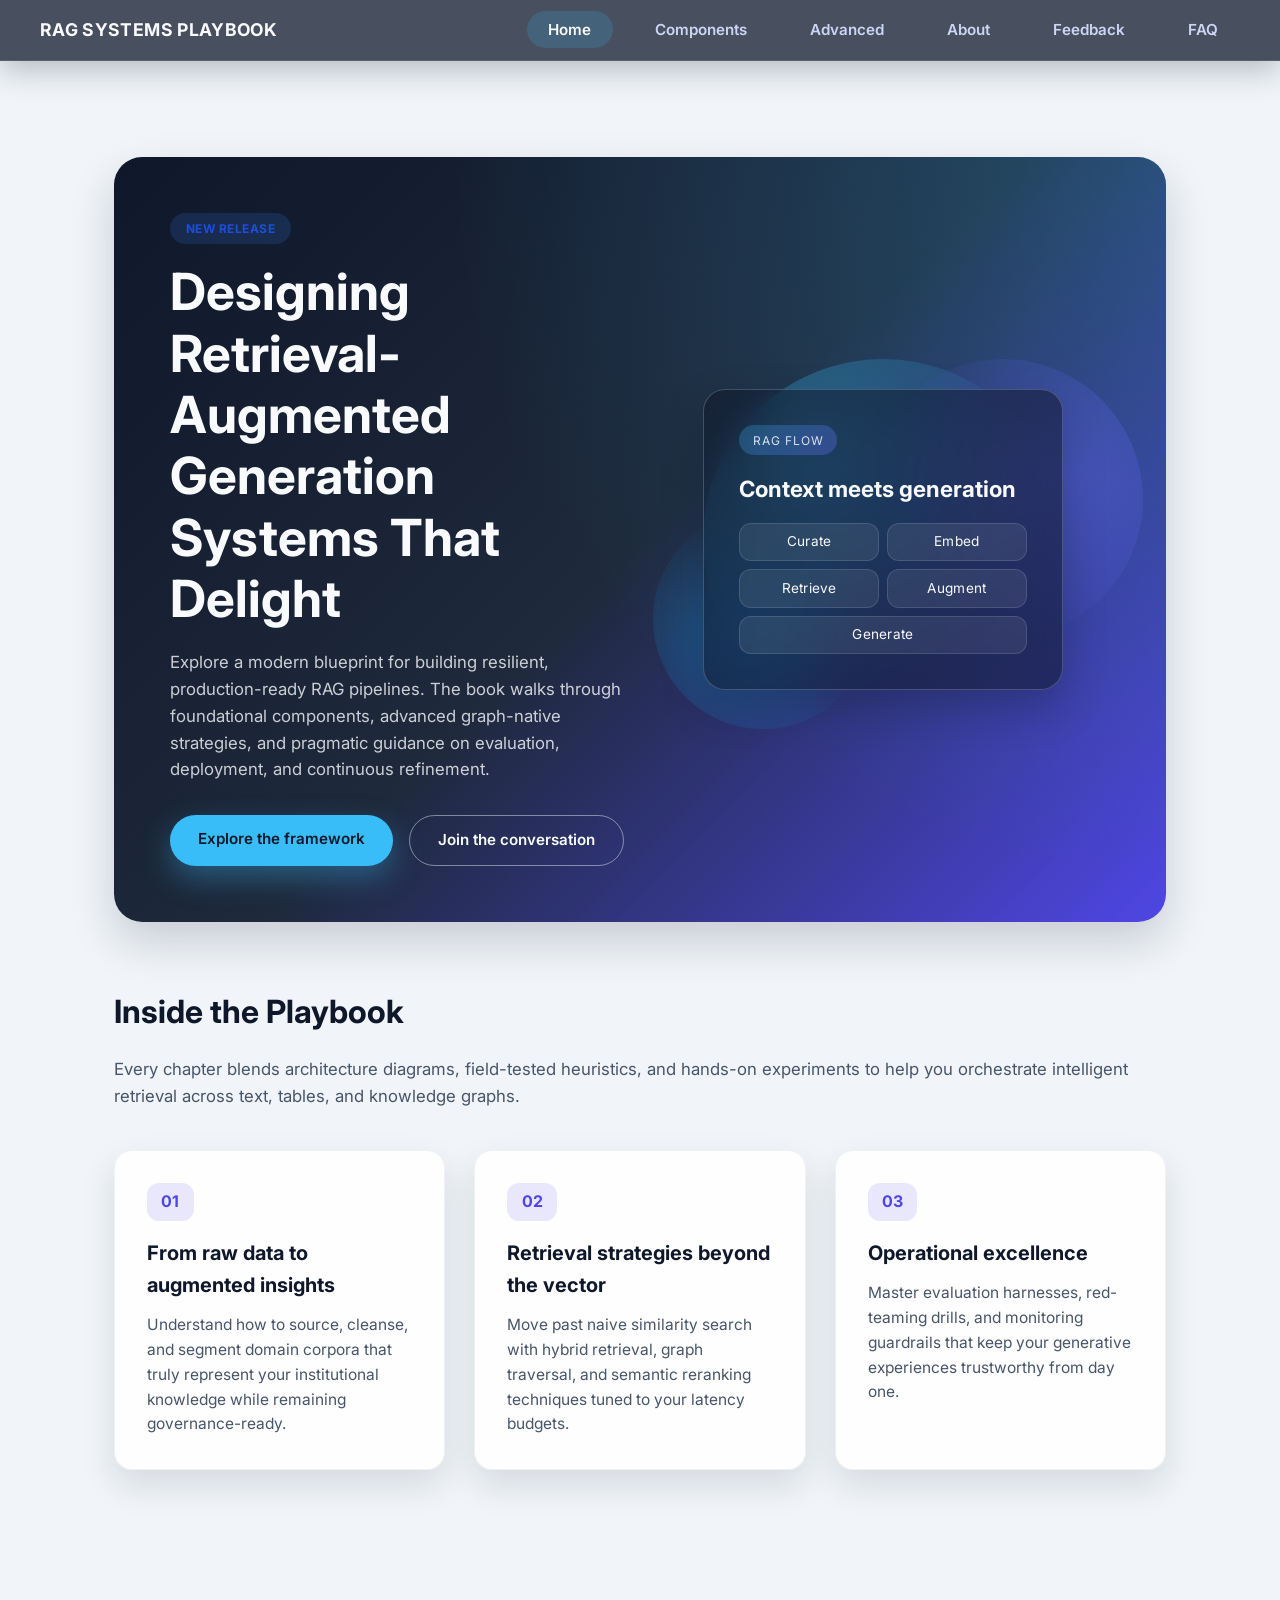
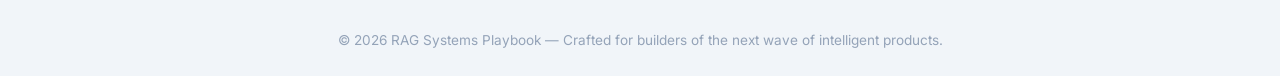
<file: index.html>
<!DOCTYPE html>
<html lang="en">
  <head>
    <meta charset="UTF-8" />
    <meta name="viewport" content="width=device-width, initial-scale=1.0" />
    <title>RAG Systems Playbook — Launchpad</title>
    <link rel="preconnect" href="https://fonts.googleapis.com" />
    <link rel="preconnect" href="https://fonts.gstatic.com" crossorigin />
    <link
      href="https://fonts.googleapis.com/css2?family=Inter:wght@400;500;600;700&display=swap"
      rel="stylesheet"
    />
    <link rel="stylesheet" href="css/styles.css" />
  </head>
  <body>
    <nav>
      <span class="brand">RAG Systems Playbook</span>
      <ul>
        <li><a href="index.html">Home</a></li>
        <li><a href="components.html">Components</a></li>
        <li><a href="advanced.html">Advanced</a></li>
        <li><a href="about.html">About</a></li>
        <li><a href="feedback.html">Feedback</a></li>
        <li><a href="faq.html">FAQ</a></li>
      </ul>
    </nav>

    <main>
      <section class="hero">
        <div class="hero-content">
          <span class="badge">New Release</span>
          <h1>Designing Retrieval-Augmented Generation Systems That Delight</h1>
          <p>
            Explore a modern blueprint for building resilient, production-ready RAG pipelines.
            The book walks through foundational components, advanced graph-native strategies,
            and pragmatic guidance on evaluation, deployment, and continuous refinement.
          </p>
          <div class="cta-group">
            <a class="button primary" href="components.html">Explore the framework</a>
            <a class="button secondary" href="feedback.html">Join the conversation</a>
          </div>
        </div>
        <div class="hero-visual">
          <div class="visual-orb orb-primary"></div>
          <div class="visual-orb orb-secondary"></div>
          <div class="visual-orb orb-tertiary"></div>
          <div class="visual-panel">
            <span class="panel-badge">RAG Flow</span>
            <h3>Context meets generation</h3>
            <div class="panel-steps">
              <span>Curate</span>
              <span>Embed</span>
              <span>Retrieve</span>
              <span>Augment</span>
              <span>Generate</span>
            </div>
          </div>
        </div>
      </section>

      <section class="section">
        <h2>Inside the Playbook</h2>
        <p class="lead">
          Every chapter blends architecture diagrams, field-tested heuristics, and hands-on
          experiments to help you orchestrate intelligent retrieval across text, tables, and
          knowledge graphs.
        </p>
        <div class="card-grid">
          <article class="card">
            <span class="step-number">01</span>
            <h3>From raw data to augmented insights</h3>
            <p>
              Understand how to source, cleanse, and segment domain corpora that truly represent
              your institutional knowledge while remaining governance-ready.
            </p>
          </article>
          <article class="card">
            <span class="step-number">02</span>
            <h3>Retrieval strategies beyond the vector</h3>
            <p>
              Move past naive similarity search with hybrid retrieval, graph traversal, and
              semantic reranking techniques tuned to your latency budgets.
            </p>
          </article>
          <article class="card">
            <span class="step-number">03</span>
            <h3>Operational excellence</h3>
            <p>
              Master evaluation harnesses, red-teaming drills, and monitoring guardrails that keep
              your generative experiences trustworthy from day one.
            </p>
          </article>
        </div>
      </section>
    </main>

    <footer>
      © <span id="year"></span> RAG Systems Playbook — Crafted for builders of the next wave of intelligent products.
    </footer>

    <script src="js/main.js"></script>
    <script>
      document.getElementById('year').textContent = new Date().getFullYear();
    </script>
  </body>
</html>
</file>
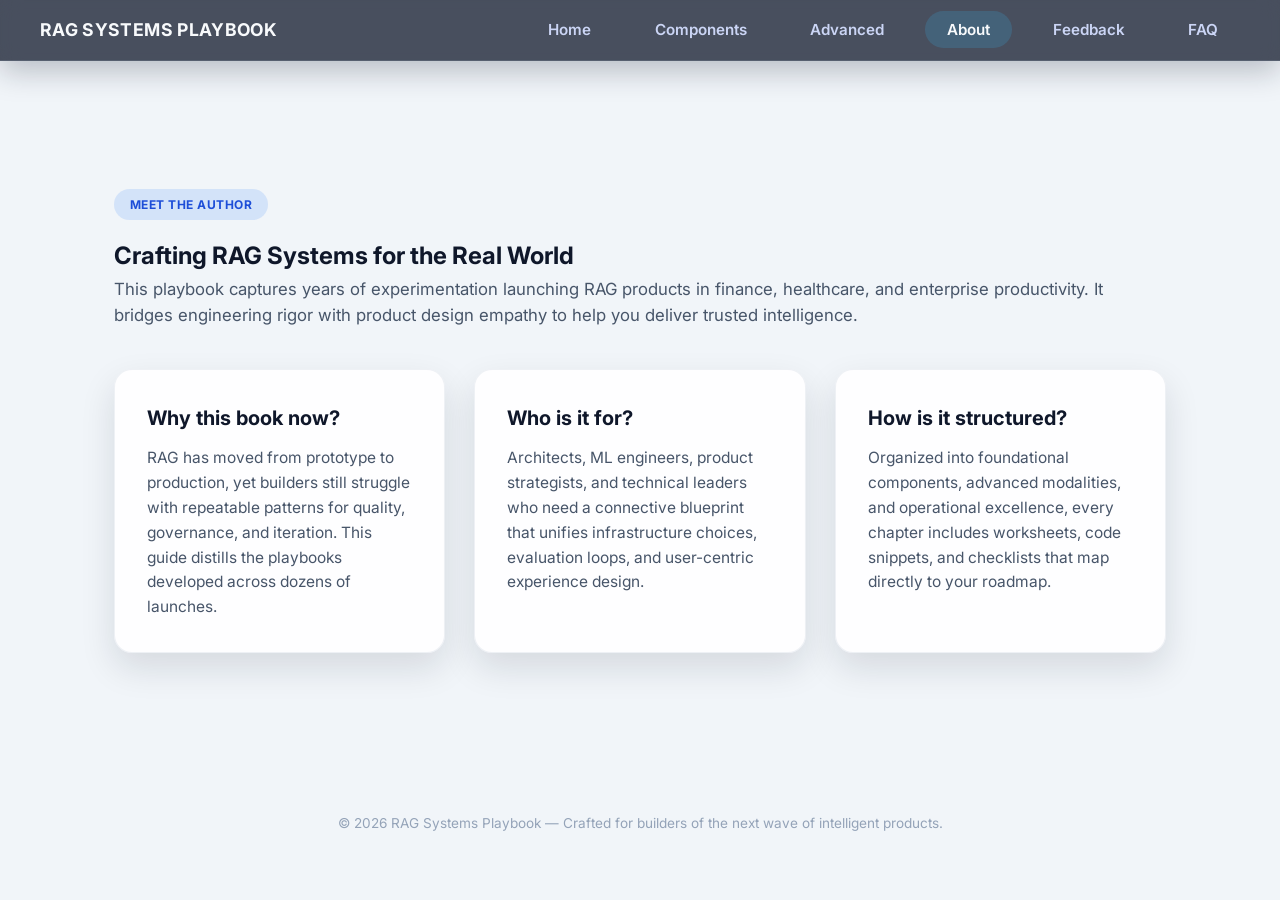
<file: about.html>
<!DOCTYPE html>
<html lang="en">
  <head>
    <meta charset="UTF-8" />
    <meta name="viewport" content="width=device-width, initial-scale=1.0" />
    <title>About the Author — RAG Systems Playbook</title>
    <link rel="preconnect" href="https://fonts.googleapis.com" />
    <link rel="preconnect" href="https://fonts.gstatic.com" crossorigin />
    <link
      href="https://fonts.googleapis.com/css2?family=Inter:wght@400;500;600;700&display=swap"
      rel="stylesheet"
    />
    <link rel="stylesheet" href="css/styles.css" />
  </head>
  <body>
    <nav>
      <span class="brand">RAG Systems Playbook</span>
      <ul>
        <li><a href="index.html">Home</a></li>
        <li><a href="components.html">Components</a></li>
        <li><a href="advanced.html">Advanced</a></li>
        <li><a href="about.html">About</a></li>
        <li><a href="feedback.html">Feedback</a></li>
        <li><a href="faq.html">FAQ</a></li>
      </ul>
    </nav>

    <main>
      <section class="section">
        <span class="badge">Meet the Author</span>
        <h1>Crafting RAG Systems for the Real World</h1>
        <p class="lead">
          This playbook captures years of experimentation launching RAG products in finance,
          healthcare, and enterprise productivity. It bridges engineering rigor with product design
          empathy to help you deliver trusted intelligence.
        </p>
        <div class="card-grid">
          <article class="card">
            <h3>Why this book now?</h3>
            <p>
              RAG has moved from prototype to production, yet builders still struggle with repeatable
              patterns for quality, governance, and iteration. This guide distills the playbooks
              developed across dozens of launches.
            </p>
          </article>
          <article class="card">
            <h3>Who is it for?</h3>
            <p>
              Architects, ML engineers, product strategists, and technical leaders who need a
              connective blueprint that unifies infrastructure choices, evaluation loops, and
              user-centric experience design.
            </p>
          </article>
          <article class="card">
            <h3>How is it structured?</h3>
            <p>
              Organized into foundational components, advanced modalities, and operational
              excellence, every chapter includes worksheets, code snippets, and checklists that map
              directly to your roadmap.
            </p>
          </article>
        </div>
      </section>
    </main>

    <footer>
      © <span id="year"></span> RAG Systems Playbook — Crafted for builders of the next wave of intelligent products.
    </footer>

    <script src="js/main.js"></script>
    <script>
      document.getElementById('year').textContent = new Date().getFullYear();
    </script>
  </body>
</html>
</file>
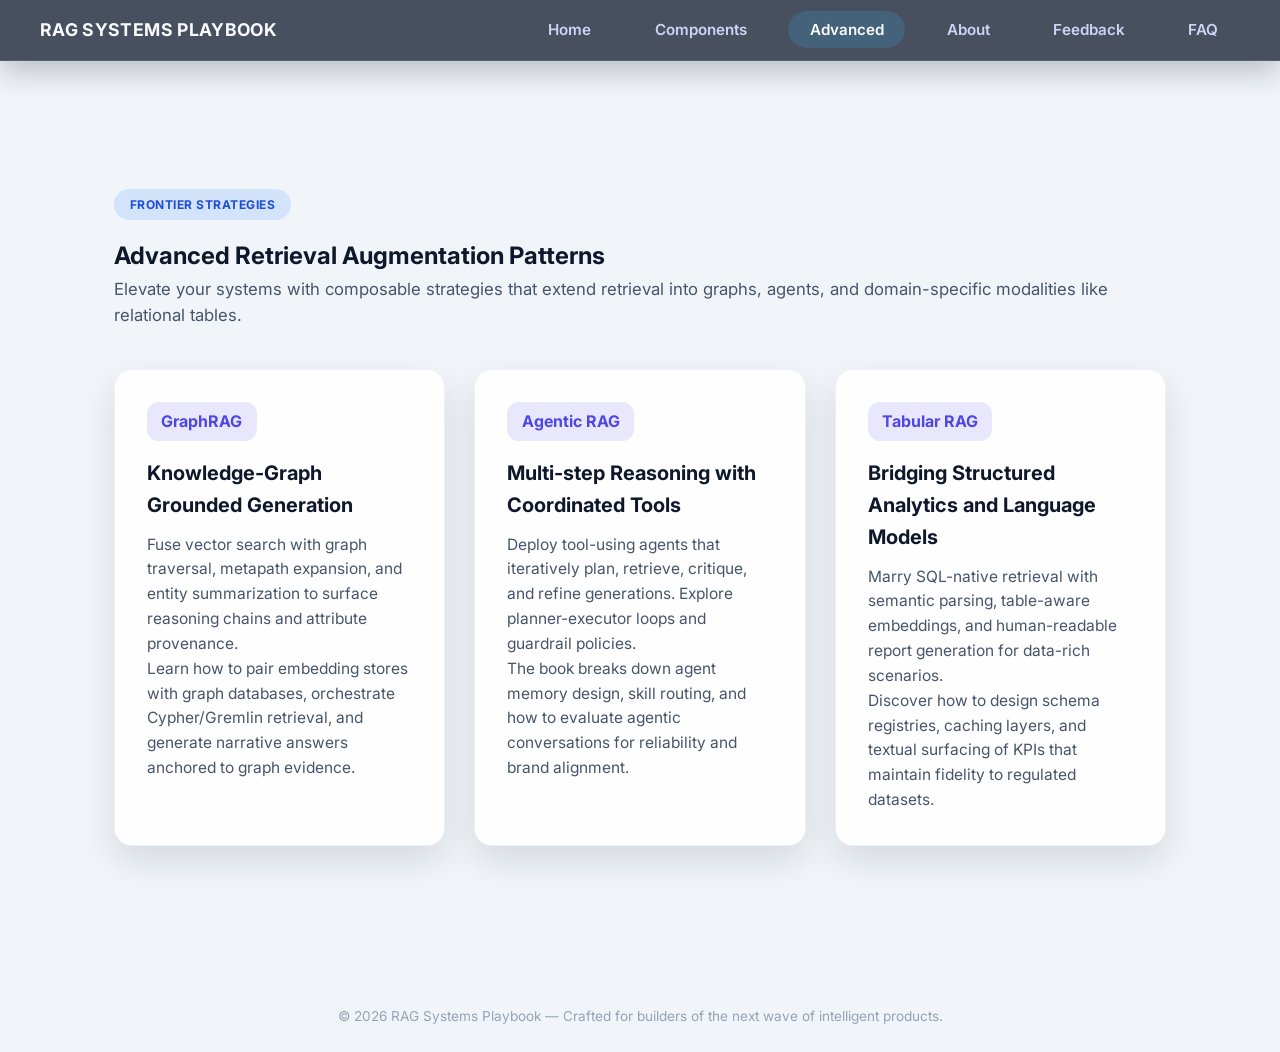
<file: advanced.html>
<!DOCTYPE html>
<html lang="en">
  <head>
    <meta charset="UTF-8" />
    <meta name="viewport" content="width=device-width, initial-scale=1.0" />
    <title>Advanced RAG Patterns — RAG Systems Playbook</title>
    <link rel="preconnect" href="https://fonts.googleapis.com" />
    <link rel="preconnect" href="https://fonts.gstatic.com" crossorigin />
    <link
      href="https://fonts.googleapis.com/css2?family=Inter:wght@400;500;600;700&display=swap"
      rel="stylesheet"
    />
    <link rel="stylesheet" href="css/styles.css" />
  </head>
  <body>
    <nav>
      <span class="brand">RAG Systems Playbook</span>
      <ul>
        <li><a href="index.html">Home</a></li>
        <li><a href="components.html">Components</a></li>
        <li><a href="advanced.html">Advanced</a></li>
        <li><a href="about.html">About</a></li>
        <li><a href="feedback.html">Feedback</a></li>
        <li><a href="faq.html">FAQ</a></li>
      </ul>
    </nav>

    <main>
      <section class="section">
        <span class="badge">Frontier Strategies</span>
        <h1>Advanced Retrieval Augmentation Patterns</h1>
        <p class="lead">
          Elevate your systems with composable strategies that extend retrieval into graphs, agents,
          and domain-specific modalities like relational tables.
        </p>
        <div class="card-grid">
          <article class="card">
            <span class="step-number">GraphRAG</span>
            <h3>Knowledge-Graph Grounded Generation</h3>
            <p>
              Fuse vector search with graph traversal, metapath expansion, and entity summarization
              to surface reasoning chains and attribute provenance.
            </p>
            <p>
              Learn how to pair embedding stores with graph databases, orchestrate Cypher/Gremlin
              retrieval, and generate narrative answers anchored to graph evidence.
            </p>
          </article>
          <article class="card">
            <span class="step-number">Agentic RAG</span>
            <h3>Multi-step Reasoning with Coordinated Tools</h3>
            <p>
              Deploy tool-using agents that iteratively plan, retrieve, critique, and refine
              generations. Explore planner-executor loops and guardrail policies.
            </p>
            <p>
              The book breaks down agent memory design, skill routing, and how to evaluate agentic
              conversations for reliability and brand alignment.
            </p>
          </article>
          <article class="card">
            <span class="step-number">Tabular RAG</span>
            <h3>Bridging Structured Analytics and Language Models</h3>
            <p>
              Marry SQL-native retrieval with semantic parsing, table-aware embeddings, and
              human-readable report generation for data-rich scenarios.
            </p>
            <p>
              Discover how to design schema registries, caching layers, and textual surfacing of
              KPIs that maintain fidelity to regulated datasets.
            </p>
          </article>
        </div>
      </section>
    </main>

    <footer>
      © <span id="year"></span> RAG Systems Playbook — Crafted for builders of the next wave of intelligent products.
    </footer>

    <script src="js/main.js"></script>
    <script>
      document.getElementById('year').textContent = new Date().getFullYear();
    </script>
  </body>
</html>
</file>
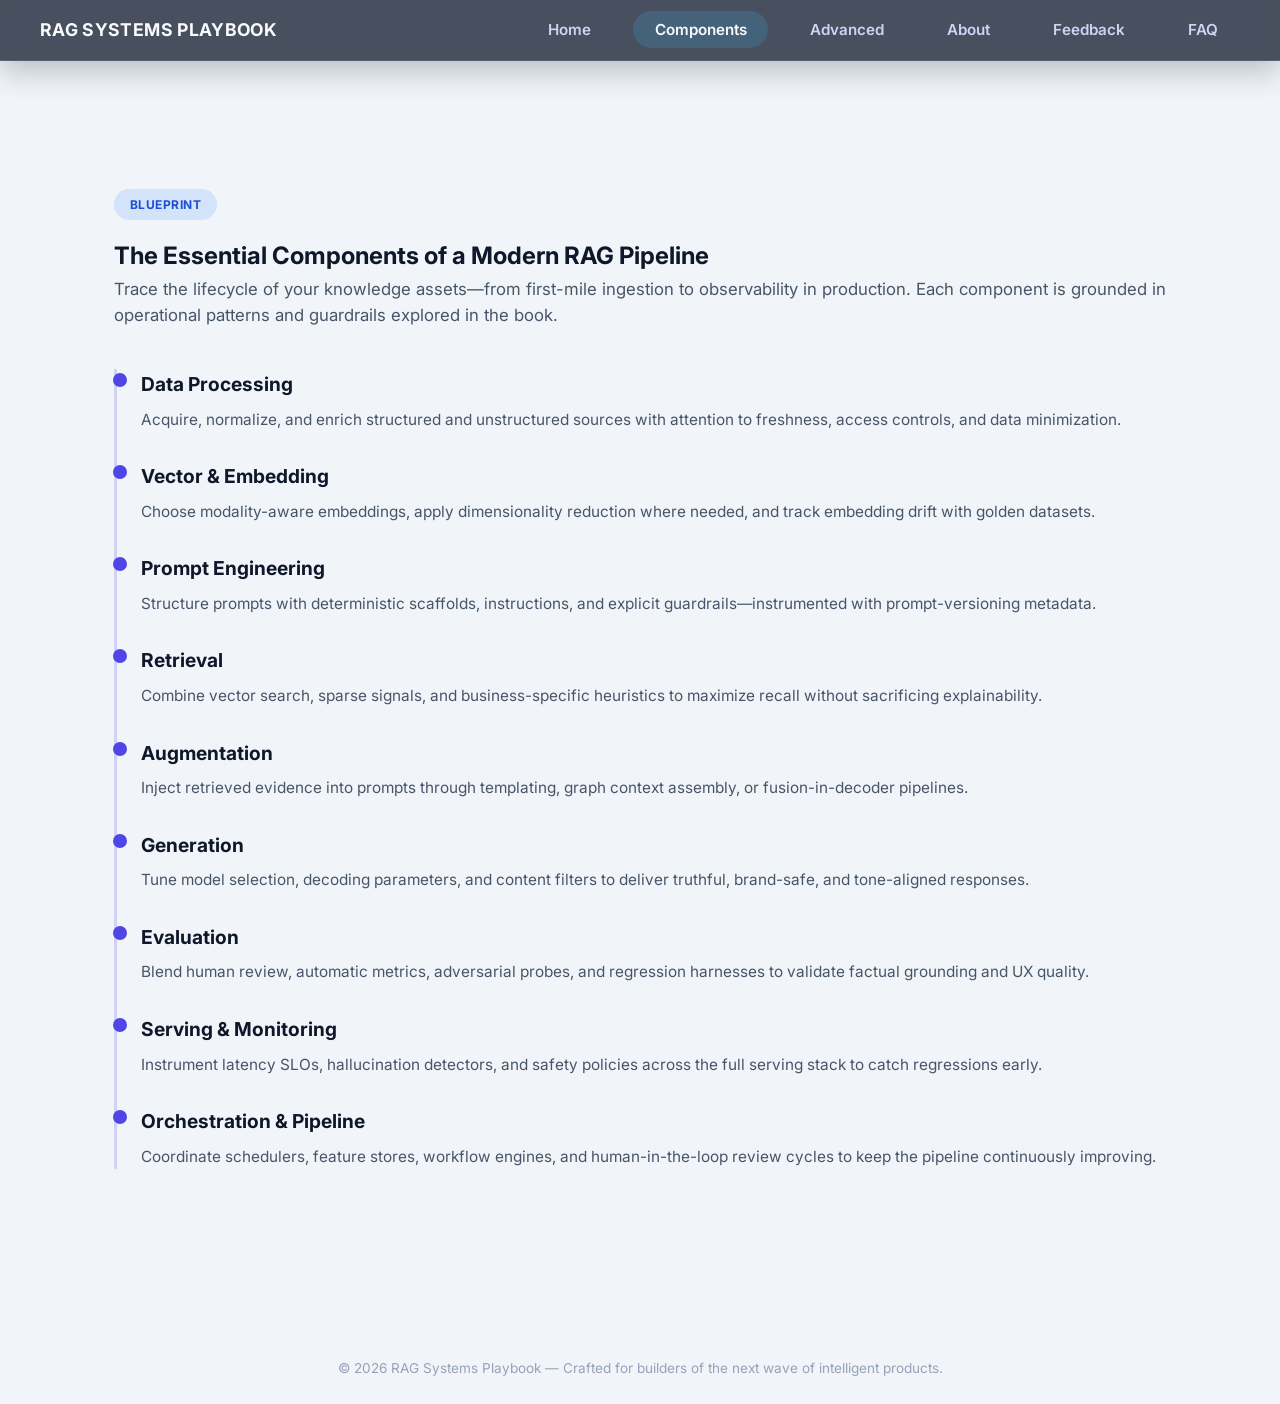
<file: components.html>
<!DOCTYPE html>
<html lang="en">
  <head>
    <meta charset="UTF-8" />
    <meta name="viewport" content="width=device-width, initial-scale=1.0" />
    <title>RAG Components — RAG Systems Playbook</title>
    <link rel="preconnect" href="https://fonts.googleapis.com" />
    <link rel="preconnect" href="https://fonts.gstatic.com" crossorigin />
    <link
      href="https://fonts.googleapis.com/css2?family=Inter:wght@400;500;600;700&display=swap"
      rel="stylesheet"
    />
    <link rel="stylesheet" href="css/styles.css" />
  </head>
  <body>
    <nav>
      <span class="brand">RAG Systems Playbook</span>
      <ul>
        <li><a href="index.html">Home</a></li>
        <li><a href="components.html">Components</a></li>
        <li><a href="advanced.html">Advanced</a></li>
        <li><a href="about.html">About</a></li>
        <li><a href="feedback.html">Feedback</a></li>
        <li><a href="faq.html">FAQ</a></li>
      </ul>
    </nav>

    <main>
      <section class="section">
        <span class="badge">Blueprint</span>
        <h1>The Essential Components of a Modern RAG Pipeline</h1>
        <p class="lead">
          Trace the lifecycle of your knowledge assets—from first-mile ingestion to observability in
          production. Each component is grounded in operational patterns and guardrails explored in
          the book.
        </p>
        <div class="timeline">
          <div class="timeline-step">
            <h3>Data Processing</h3>
            <p>
              Acquire, normalize, and enrich structured and unstructured sources with attention to
              freshness, access controls, and data minimization.
            </p>
          </div>
          <div class="timeline-step">
            <h3>Vector &amp; Embedding</h3>
            <p>
              Choose modality-aware embeddings, apply dimensionality reduction where needed, and
              track embedding drift with golden datasets.
            </p>
          </div>
          <div class="timeline-step">
            <h3>Prompt Engineering</h3>
            <p>
              Structure prompts with deterministic scaffolds, instructions, and explicit
              guardrails—instrumented with prompt-versioning metadata.
            </p>
          </div>
          <div class="timeline-step">
            <h3>Retrieval</h3>
            <p>
              Combine vector search, sparse signals, and business-specific heuristics to maximize
              recall without sacrificing explainability.
            </p>
          </div>
          <div class="timeline-step">
            <h3>Augmentation</h3>
            <p>
              Inject retrieved evidence into prompts through templating, graph context assembly, or
              fusion-in-decoder pipelines.
            </p>
          </div>
          <div class="timeline-step">
            <h3>Generation</h3>
            <p>
              Tune model selection, decoding parameters, and content filters to deliver truthful,
              brand-safe, and tone-aligned responses.
            </p>
          </div>
          <div class="timeline-step">
            <h3>Evaluation</h3>
            <p>
              Blend human review, automatic metrics, adversarial probes, and regression harnesses to
              validate factual grounding and UX quality.
            </p>
          </div>
          <div class="timeline-step">
            <h3>Serving &amp; Monitoring</h3>
            <p>
              Instrument latency SLOs, hallucination detectors, and safety policies across the full
              serving stack to catch regressions early.
            </p>
          </div>
          <div class="timeline-step">
            <h3>Orchestration &amp; Pipeline</h3>
            <p>
              Coordinate schedulers, feature stores, workflow engines, and human-in-the-loop review
              cycles to keep the pipeline continuously improving.
            </p>
          </div>
        </div>
      </section>
    </main>

    <footer>
      © <span id="year"></span> RAG Systems Playbook — Crafted for builders of the next wave of intelligent products.
    </footer>

    <script src="js/main.js"></script>
    <script>
      document.getElementById('year').textContent = new Date().getFullYear();
    </script>
  </body>
</html>
</file>
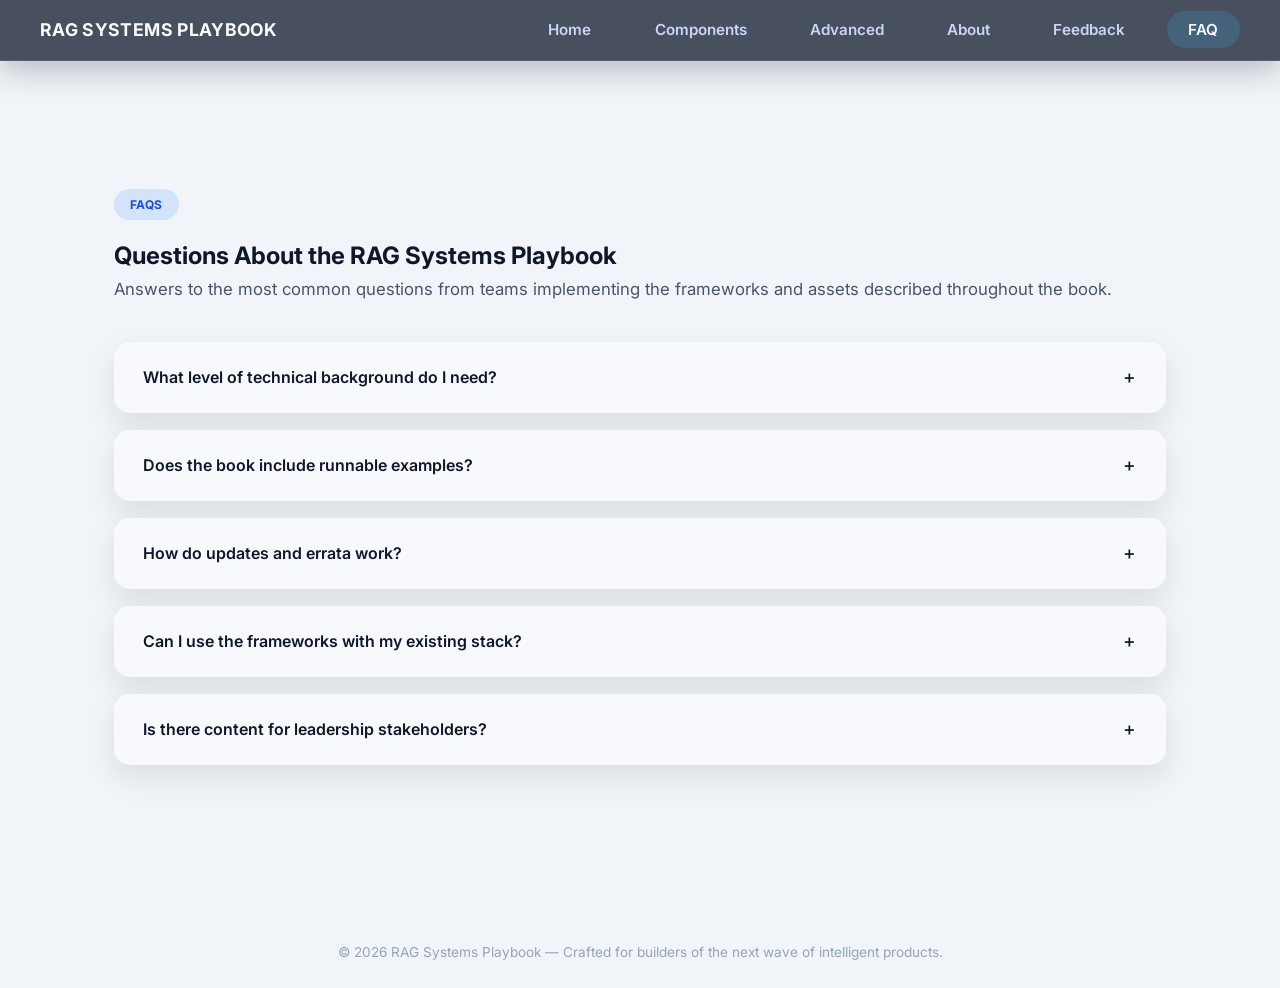
<file: faq.html>
<!DOCTYPE html>
<html lang="en">
  <head>
    <meta charset="UTF-8" />
    <meta name="viewport" content="width=device-width, initial-scale=1.0" />
    <title>FAQ — RAG Systems Playbook</title>
    <link rel="preconnect" href="https://fonts.googleapis.com" />
    <link rel="preconnect" href="https://fonts.gstatic.com" crossorigin />
    <link
      href="https://fonts.googleapis.com/css2?family=Inter:wght@400;500;600;700&display=swap"
      rel="stylesheet"
    />
    <link rel="stylesheet" href="css/styles.css" />
  </head>
  <body>
    <nav>
      <span class="brand">RAG Systems Playbook</span>
      <ul>
        <li><a href="index.html">Home</a></li>
        <li><a href="components.html">Components</a></li>
        <li><a href="advanced.html">Advanced</a></li>
        <li><a href="about.html">About</a></li>
        <li><a href="feedback.html">Feedback</a></li>
        <li><a href="faq.html">FAQ</a></li>
      </ul>
    </nav>

    <main>
      <section class="section">
        <span class="badge">FAQs</span>
        <h1>Questions About the RAG Systems Playbook</h1>
        <p class="lead">
          Answers to the most common questions from teams implementing the frameworks and assets
          described throughout the book.
        </p>
        <div class="faq-list">
          <article class="faq-item">
            <div class="faq-question">
              <span>What level of technical background do I need?</span>
              <span>＋</span>
            </div>
            <div class="faq-answer">
              <p>
                The playbook assumes basic familiarity with machine learning workflows and modern
                cloud tooling. Each chapter includes primers and design templates so mixed skill
                teams can move quickly together.
              </p>
            </div>
          </article>
          <article class="faq-item">
            <div class="faq-question">
              <span>Does the book include runnable examples?</span>
              <span>＋</span>
            </div>
            <div class="faq-answer">
              <p>
                Yes—every major pattern ships with repositories, notebooks, and CI-ready evaluation
                suites. QR codes and short URLs make it easy to jump straight into code.
              </p>
            </div>
          </article>
          <article class="faq-item">
            <div class="faq-question">
              <span>How do updates and errata work?</span>
              <span>＋</span>
            </div>
            <div class="faq-answer">
              <p>
                Purchase of the playbook includes lifetime digital updates. Major revisions trigger a
                changelog email, and readers can submit errata through the feedback portal.
              </p>
            </div>
          </article>
          <article class="faq-item">
            <div class="faq-question">
              <span>Can I use the frameworks with my existing stack?</span>
              <span>＋</span>
            </div>
            <div class="faq-answer">
              <p>
                The guidance is stack-agnostic. You'll find migration notes for common vector stores,
                data orchestration tools, and observability platforms to accelerate integration.
              </p>
            </div>
          </article>
          <article class="faq-item">
            <div class="faq-question">
              <span>Is there content for leadership stakeholders?</span>
              <span>＋</span>
            </div>
            <div class="faq-answer">
              <p>
                Absolutely. Executive briefings, ROI frameworks, and risk heatmaps help you articulate
                the business case and governance plan alongside technical milestones.
              </p>
            </div>
          </article>
        </div>
      </section>
    </main>

    <footer>
      © <span id="year"></span> RAG Systems Playbook — Crafted for builders of the next wave of intelligent products.
    </footer>

    <script src="js/main.js"></script>
    <script src="js/faq.js"></script>
    <script>
      document.getElementById('year').textContent = new Date().getFullYear();
    </script>
  </body>
</html>
</file>
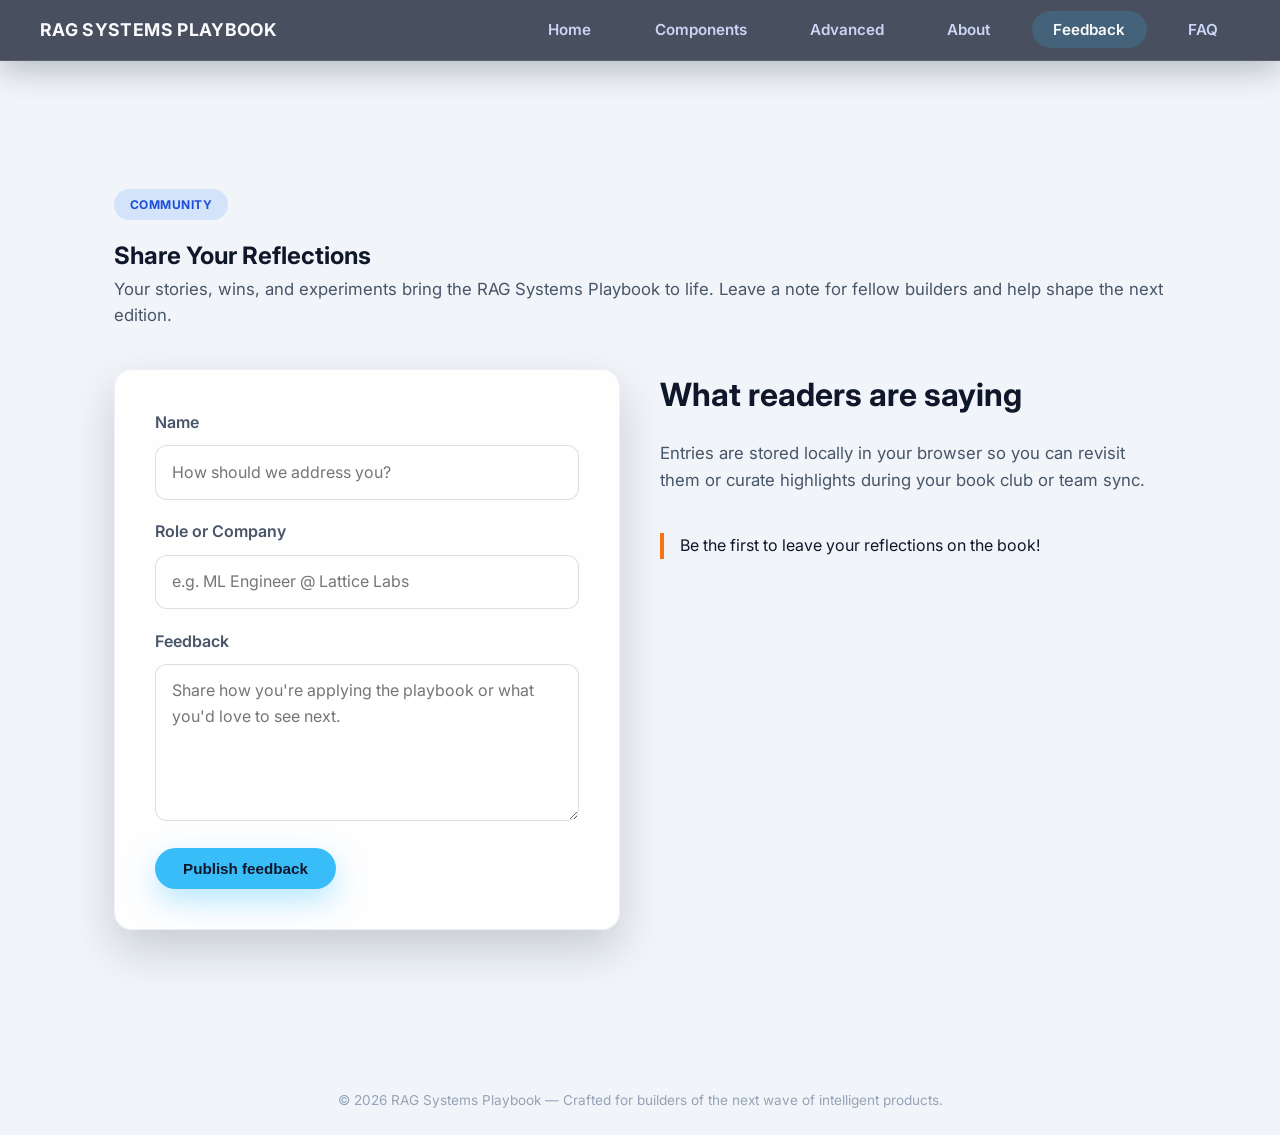
<file: feedback.html>
<!DOCTYPE html>
<html lang="en">
  <head>
    <meta charset="UTF-8" />
    <meta name="viewport" content="width=device-width, initial-scale=1.0" />
    <title>Reader Feedback — RAG Systems Playbook</title>
    <link rel="preconnect" href="https://fonts.googleapis.com" />
    <link rel="preconnect" href="https://fonts.gstatic.com" crossorigin />
    <link
      href="https://fonts.googleapis.com/css2?family=Inter:wght@400;500;600;700&display=swap"
      rel="stylesheet"
    />
    <link rel="stylesheet" href="css/styles.css" />
  </head>
  <body>
    <nav>
      <span class="brand">RAG Systems Playbook</span>
      <ul>
        <li><a href="index.html">Home</a></li>
        <li><a href="components.html">Components</a></li>
        <li><a href="advanced.html">Advanced</a></li>
        <li><a href="about.html">About</a></li>
        <li><a href="feedback.html">Feedback</a></li>
        <li><a href="faq.html">FAQ</a></li>
      </ul>
    </nav>

    <main>
      <section class="section">
        <span class="badge">Community</span>
        <h1>Share Your Reflections</h1>
        <p class="lead">
          Your stories, wins, and experiments bring the RAG Systems Playbook to life. Leave a note
          for fellow builders and help shape the next edition.
        </p>
        <div class="feedback-wrapper">
          <form id="feedback-form" class="feedback-form">
            <label for="name">Name</label>
            <input id="name" name="name" type="text" placeholder="How should we address you?" />

            <label for="role">Role or Company</label>
            <input
              id="role"
              name="role"
              type="text"
              placeholder="e.g. ML Engineer @ Lattice Labs"
            />

            <label for="message">Feedback</label>
            <textarea
              id="message"
              name="message"
              rows="5"
              placeholder="Share how you're applying the playbook or what you'd love to see next."
              required
            ></textarea>

            <button class="button primary" type="submit">Publish feedback</button>
          </form>

          <div>
            <h2>What readers are saying</h2>
            <p class="lead">
              Entries are stored locally in your browser so you can revisit them or curate highlights
              during your book club or team sync.
            </p>
            <div id="feedback-list" class="feedback-list"></div>
          </div>
        </div>
      </section>
    </main>

    <footer>
      © <span id="year"></span> RAG Systems Playbook — Crafted for builders of the next wave of intelligent products.
    </footer>

    <script src="js/main.js"></script>
    <script src="js/feedback.js"></script>
    <script>
      document.getElementById('year').textContent = new Date().getFullYear();
    </script>
  </body>
</html>
</file>
<file: css/styles.css>
:root {
  --bg-gradient: linear-gradient(135deg, #0f172a 0%, #1e293b 50%, #4f46e5 100%);
  --accent: #38bdf8;
  --accent-strong: #f97316;
  --text-primary: #0f172a;
  --text-secondary: #475569;
  --card-bg: rgba(255, 255, 255, 0.9);
  --border-radius: 18px;
  --shadow-elevated: 0 20px 45px rgba(15, 23, 42, 0.18);
  --transition-base: all 0.3s ease;
  font-family: 'Inter', 'Segoe UI', sans-serif;
}

* {
  box-sizing: border-box;
  margin: 0;
  padding: 0;
}

body {
  background: #f1f5f9;
  color: var(--text-primary);
  font-family: 'Inter', 'Segoe UI', sans-serif;
  line-height: 1.6;
  min-height: 100vh;
}

a {
  color: inherit;
  text-decoration: none;
}

nav {
  align-items: center;
  backdrop-filter: blur(10px);
  background: rgba(15, 23, 42, 0.75);
  border-bottom: 1px solid rgba(148, 163, 184, 0.2);
  box-shadow: 0 10px 30px rgba(15, 23, 42, 0.25);
  display: flex;
  gap: 2rem;
  justify-content: space-between;
  left: 0;
  padding: 1rem 2.5rem;
  position: sticky;
  top: 0;
  z-index: 20;
}

nav .brand {
  color: #f8fafc;
  font-size: 1.1rem;
  font-weight: 700;
  letter-spacing: 0.02em;
  text-transform: uppercase;
}

nav ul {
  display: flex;
  gap: 1.25rem;
  list-style: none;
}

nav li a {
  border-radius: 999px;
  color: #cbd5f5;
  font-size: 0.95rem;
  font-weight: 600;
  padding: 0.55rem 1.35rem;
  transition: var(--transition-base);
}

nav li a:hover,
nav li a.active {
  background: rgba(56, 189, 248, 0.18);
  color: #f8fafc;
}

main {
  margin: 0 auto;
  max-width: 1100px;
  padding: 4rem 1.5rem 6rem;
}

.hero {
  align-items: center;
  background: var(--bg-gradient);
  border-radius: 28px;
  box-shadow: var(--shadow-elevated);
  color: #f8fafc;
  display: grid;
  gap: 2rem;
  grid-template-columns: repeat(auto-fit, minmax(280px, 1fr));
  margin-top: 2rem;
  overflow: hidden;
  padding: 3.5rem;
  position: relative;
}

.hero::after {
  background: radial-gradient(circle at top right, rgba(56, 189, 248, 0.6), transparent 55%);
  content: '';
  inset: 0;
  opacity: 0.4;
  position: absolute;
  z-index: 0;
}

.hero-content,
.hero-visual {
  position: relative;
  z-index: 1;
}

.hero-visual {
  align-items: center;
  display: grid;
  min-height: 340px;
  place-items: center;
  position: relative;
}

.visual-orb {
  border-radius: 999px;
  filter: blur(0px);
  pointer-events: none;
  position: absolute;
}

.orb-primary {
  background: radial-gradient(circle at 30% 30%, rgba(56, 189, 248, 0.7), transparent 65%);
  height: 360px;
  opacity: 0.65;
  width: 360px;
}

.orb-secondary {
  background: radial-gradient(circle at 70% 40%, rgba(99, 102, 241, 0.8), transparent 70%);
  height: 280px;
  opacity: 0.55;
  transform: translate(120px, -40px);
  width: 280px;
}

.orb-tertiary {
  background: radial-gradient(circle at 40% 60%, rgba(14, 165, 233, 0.65), transparent 70%);
  height: 220px;
  opacity: 0.6;
  transform: translate(-120px, 80px);
  width: 220px;
}

.visual-panel {
  backdrop-filter: blur(18px);
  background: rgba(15, 23, 42, 0.55);
  border: 1px solid rgba(148, 163, 184, 0.35);
  border-radius: 22px;
  box-shadow: 0 18px 40px rgba(15, 23, 42, 0.3);
  display: flex;
  flex-direction: column;
  gap: 1rem;
  padding: 2.2rem;
  position: relative;
  width: min(100%, 360px);
  z-index: 1;
}

.visual-panel h3 {
  font-size: 1.4rem;
  margin: 0;
}

.panel-badge {
  align-self: flex-start;
  background: linear-gradient(135deg, rgba(56, 189, 248, 0.25), rgba(99, 102, 241, 0.35));
  border-radius: 999px;
  color: rgba(248, 250, 252, 0.85);
  font-size: 0.75rem;
  letter-spacing: 0.08em;
  padding: 0.35rem 0.85rem;
  text-transform: uppercase;
}

.panel-steps {
  display: grid;
  gap: 0.5rem;
  grid-template-columns: repeat(2, minmax(0, 1fr));
}

.panel-steps span {
  background: rgba(248, 250, 252, 0.08);
  border: 1px solid rgba(148, 163, 184, 0.25);
  border-radius: 12px;
  font-size: 0.85rem;
  letter-spacing: 0.02em;
  padding: 0.45rem 0.75rem;
  text-align: center;
}

.panel-steps span:last-child {
  grid-column: 1 / -1;
}

.hero h1 {
  font-size: clamp(2.5rem, 4vw, 3.5rem);
  line-height: 1.2;
}

.hero p {
  color: rgba(248, 250, 252, 0.8);
  font-size: 1.05rem;
  margin-top: 1.2rem;
}

.hero .cta-group {
  display: flex;
  flex-wrap: wrap;
  gap: 1rem;
  margin-top: 2rem;
}

.button {
  border: none;
  border-radius: 999px;
  cursor: pointer;
  font-size: 0.95rem;
  font-weight: 600;
  padding: 0.75rem 1.75rem;
  transition: var(--transition-base);
}

.button.primary {
  background: #38bdf8;
  color: #0f172a;
  box-shadow: 0 12px 30px rgba(56, 189, 248, 0.35);
}

.button.primary:hover {
  transform: translateY(-3px);
  box-shadow: 0 20px 45px rgba(56, 189, 248, 0.45);
}

.button.secondary {
  background: transparent;
  border: 1px solid rgba(248, 250, 252, 0.45);
  color: #f8fafc;
}

.button.secondary:hover {
  background: rgba(15, 23, 42, 0.2);
  border-color: rgba(248, 250, 252, 0.7);
}

.section {
  margin-top: 4rem;
}

.section h2 {
  font-size: 2rem;
  margin-bottom: 1.2rem;
}

.section p.lead {
  color: var(--text-secondary);
  font-size: 1.05rem;
  margin-bottom: 2.5rem;
}

.card-grid {
  display: grid;
  gap: 1.8rem;
  grid-template-columns: repeat(auto-fit, minmax(240px, 1fr));
}

.card {
  background: var(--card-bg);
  border: 1px solid rgba(148, 163, 184, 0.15);
  border-radius: var(--border-radius);
  box-shadow: 0 15px 35px rgba(15, 23, 42, 0.12);
  padding: 2rem;
  position: relative;
  transition: transform 0.35s ease, box-shadow 0.35s ease;
}

.card:hover {
  transform: translateY(-6px);
  box-shadow: 0 24px 45px rgba(15, 23, 42, 0.18);
}

.card .step-number {
  background: rgba(79, 70, 229, 0.12);
  border-radius: 12px;
  color: #4f46e5;
  display: inline-flex;
  font-weight: 700;
  margin-bottom: 1rem;
  padding: 0.4rem 0.9rem;
}

.card h3 {
  font-size: 1.25rem;
  margin-bottom: 0.75rem;
}

.card p {
  color: var(--text-secondary);
  font-size: 0.97rem;
}

.highlight {
  border-left: 4px solid var(--accent-strong);
  padding-left: 1rem;
}

.feature-list {
  display: grid;
  gap: 1.5rem;
}

.feature-list li {
  background: rgba(248, 250, 252, 0.9);
  border-radius: 16px;
  box-shadow: 0 12px 30px rgba(15, 23, 42, 0.08);
  list-style: none;
  padding: 1.8rem;
}

.feature-list strong {
  color: #0f172a;
  display: block;
  font-size: 1.1rem;
  margin-bottom: 0.4rem;
}

footer {
  color: #94a3b8;
  font-size: 0.85rem;
  margin: 4rem auto 1.5rem;
  max-width: 1100px;
  padding: 0 1.5rem;
  text-align: center;
}

.feedback-wrapper {
  display: grid;
  gap: 2.5rem;
  grid-template-columns: repeat(auto-fit, minmax(320px, 1fr));
}

.feedback-form {
  background: var(--card-bg);
  border: 1px solid rgba(148, 163, 184, 0.15);
  border-radius: var(--border-radius);
  box-shadow: var(--shadow-elevated);
  padding: 2.5rem;
}

.feedback-form label {
  color: var(--text-secondary);
  display: block;
  font-weight: 600;
  margin-bottom: 0.6rem;
}

.feedback-form input,
.feedback-form textarea {
  border: 1px solid rgba(148, 163, 184, 0.35);
  border-radius: 12px;
  font: inherit;
  margin-bottom: 1.2rem;
  padding: 0.85rem 1rem;
  width: 100%;
  transition: border-color 0.2s ease, box-shadow 0.2s ease;
}

.feedback-form input:focus,
.feedback-form textarea:focus {
  border-color: var(--accent);
  box-shadow: 0 0 0 4px rgba(56, 189, 248, 0.18);
  outline: none;
}

.feedback-list {
  display: grid;
  gap: 1.5rem;
}

.feedback-item {
  background: rgba(248, 250, 252, 0.95);
  border: 1px solid rgba(148, 163, 184, 0.2);
  border-radius: 16px;
  padding: 1.5rem;
  box-shadow: 0 14px 30px rgba(15, 23, 42, 0.12);
}

.feedback-item h4 {
  color: #0f172a;
  font-size: 1.05rem;
  margin-bottom: 0.3rem;
}

.feedback-item span {
  color: #64748b;
  font-size: 0.85rem;
}

.faq-item {
  background: rgba(248, 250, 252, 0.95);
  border-radius: 16px;
  box-shadow: 0 12px 30px rgba(15, 23, 42, 0.1);
  margin-bottom: 1.1rem;
  overflow: hidden;
}

.faq-question {
  align-items: center;
  cursor: pointer;
  display: flex;
  font-weight: 600;
  justify-content: space-between;
  padding: 1.4rem 1.8rem;
}

.faq-answer {
  color: var(--text-secondary);
  max-height: 0;
  overflow: hidden;
  padding: 0 1.8rem;
  transition: max-height 0.3s ease;
}

.faq-item.active .faq-answer {
  max-height: 320px;
  padding-bottom: 1.6rem;
}

.badge {
  background: rgba(59, 130, 246, 0.16);
  border-radius: 999px;
  color: #1d4ed8;
  display: inline-block;
  font-size: 0.75rem;
  font-weight: 700;
  letter-spacing: 0.04em;
  margin-bottom: 1.1rem;
  padding: 0.35rem 1rem;
  text-transform: uppercase;
}

.timeline {
  border-left: 3px solid rgba(79, 70, 229, 0.2);
  padding-left: 1.5rem;
}

.timeline-step {
  margin-bottom: 1.8rem;
  position: relative;
}

.timeline-step::before {
  background: #4f46e5;
  border-radius: 50%;
  content: '';
  height: 14px;
  left: -1.78rem;
  position: absolute;
  top: 4px;
  width: 14px;
}

.timeline-step h3 {
  font-size: 1.2rem;
  margin-bottom: 0.5rem;
}

.timeline-step p {
  color: var(--text-secondary);
  font-size: 0.96rem;
}

@media (max-width: 720px) {
  nav {
    flex-direction: column;
    gap: 1rem;
    padding: 1rem 1.5rem;
  }

  nav ul {
    flex-wrap: wrap;
    justify-content: center;
  }

  main {
    padding: 3rem 1rem 4rem;
  }

  .hero {
    padding: 2.5rem 2rem;
  }

  .hero .cta-group {
    justify-content: flex-start;
  }
}
</file>
